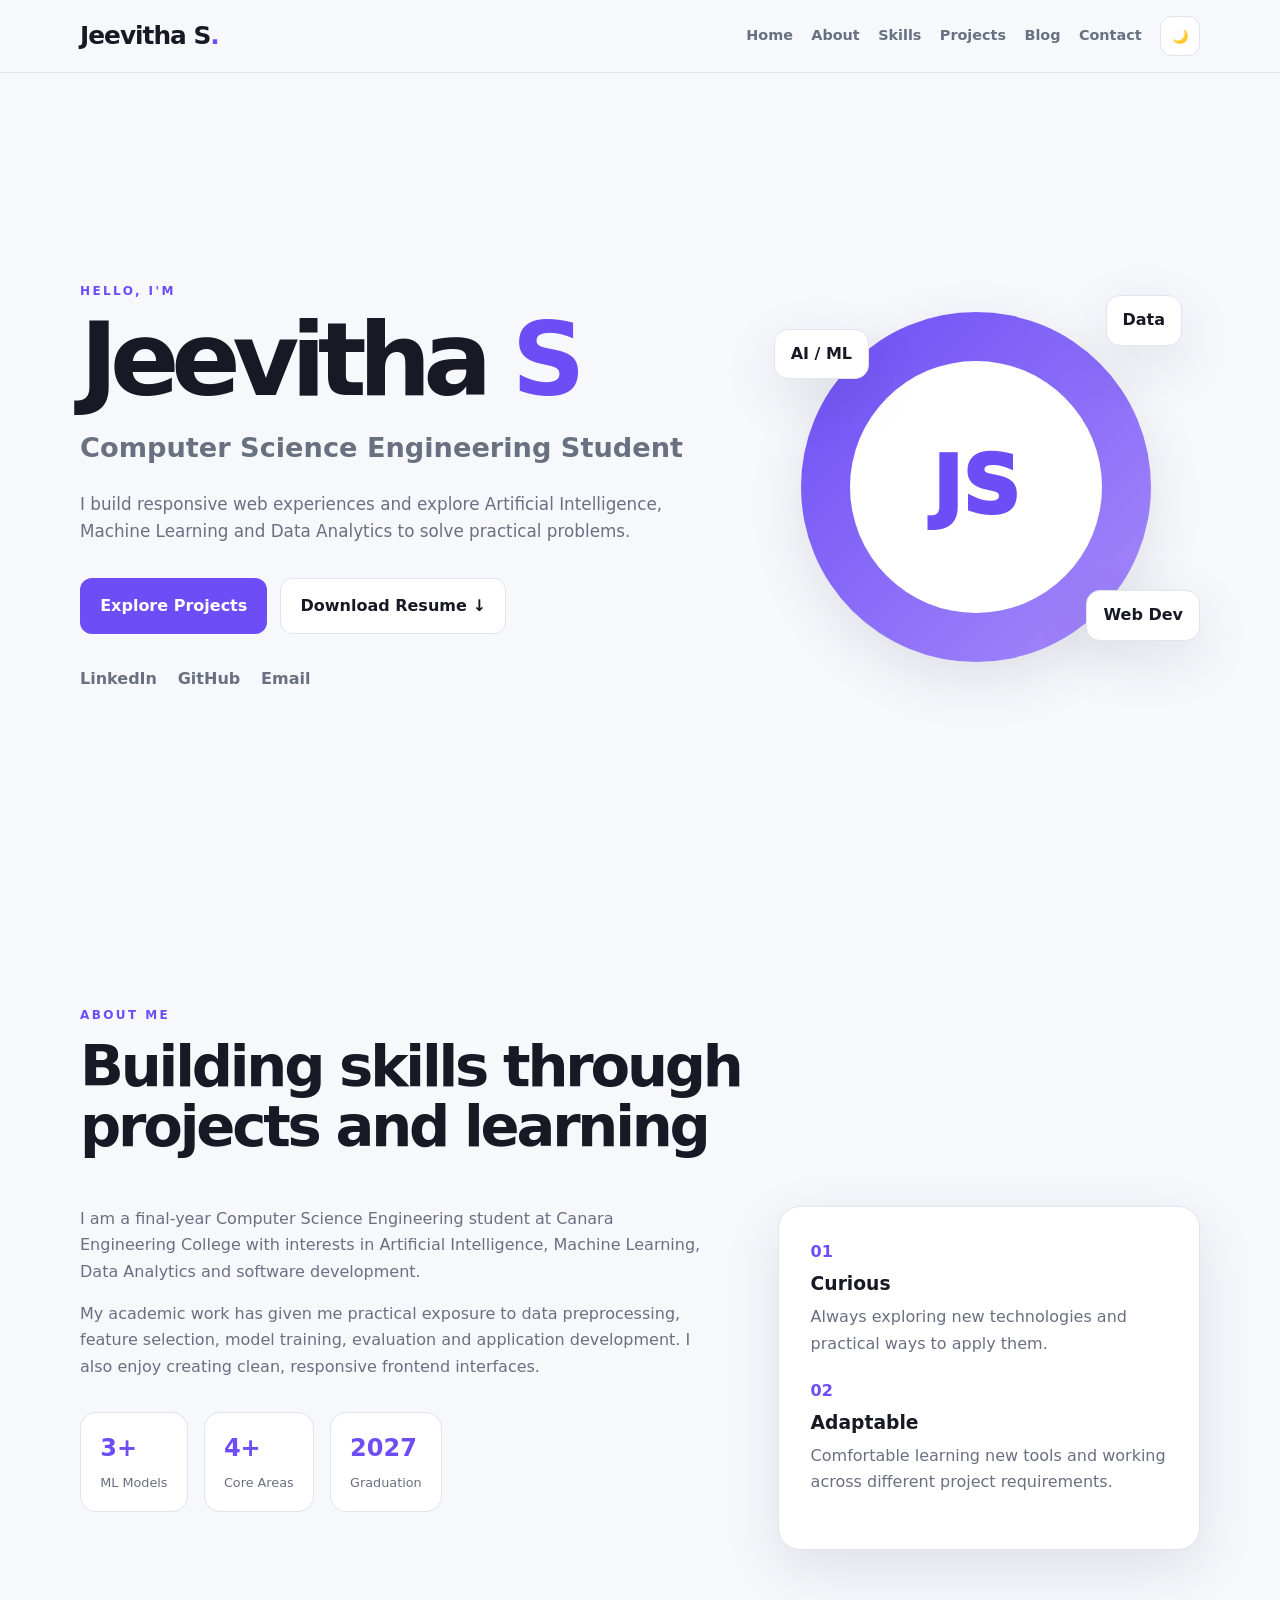
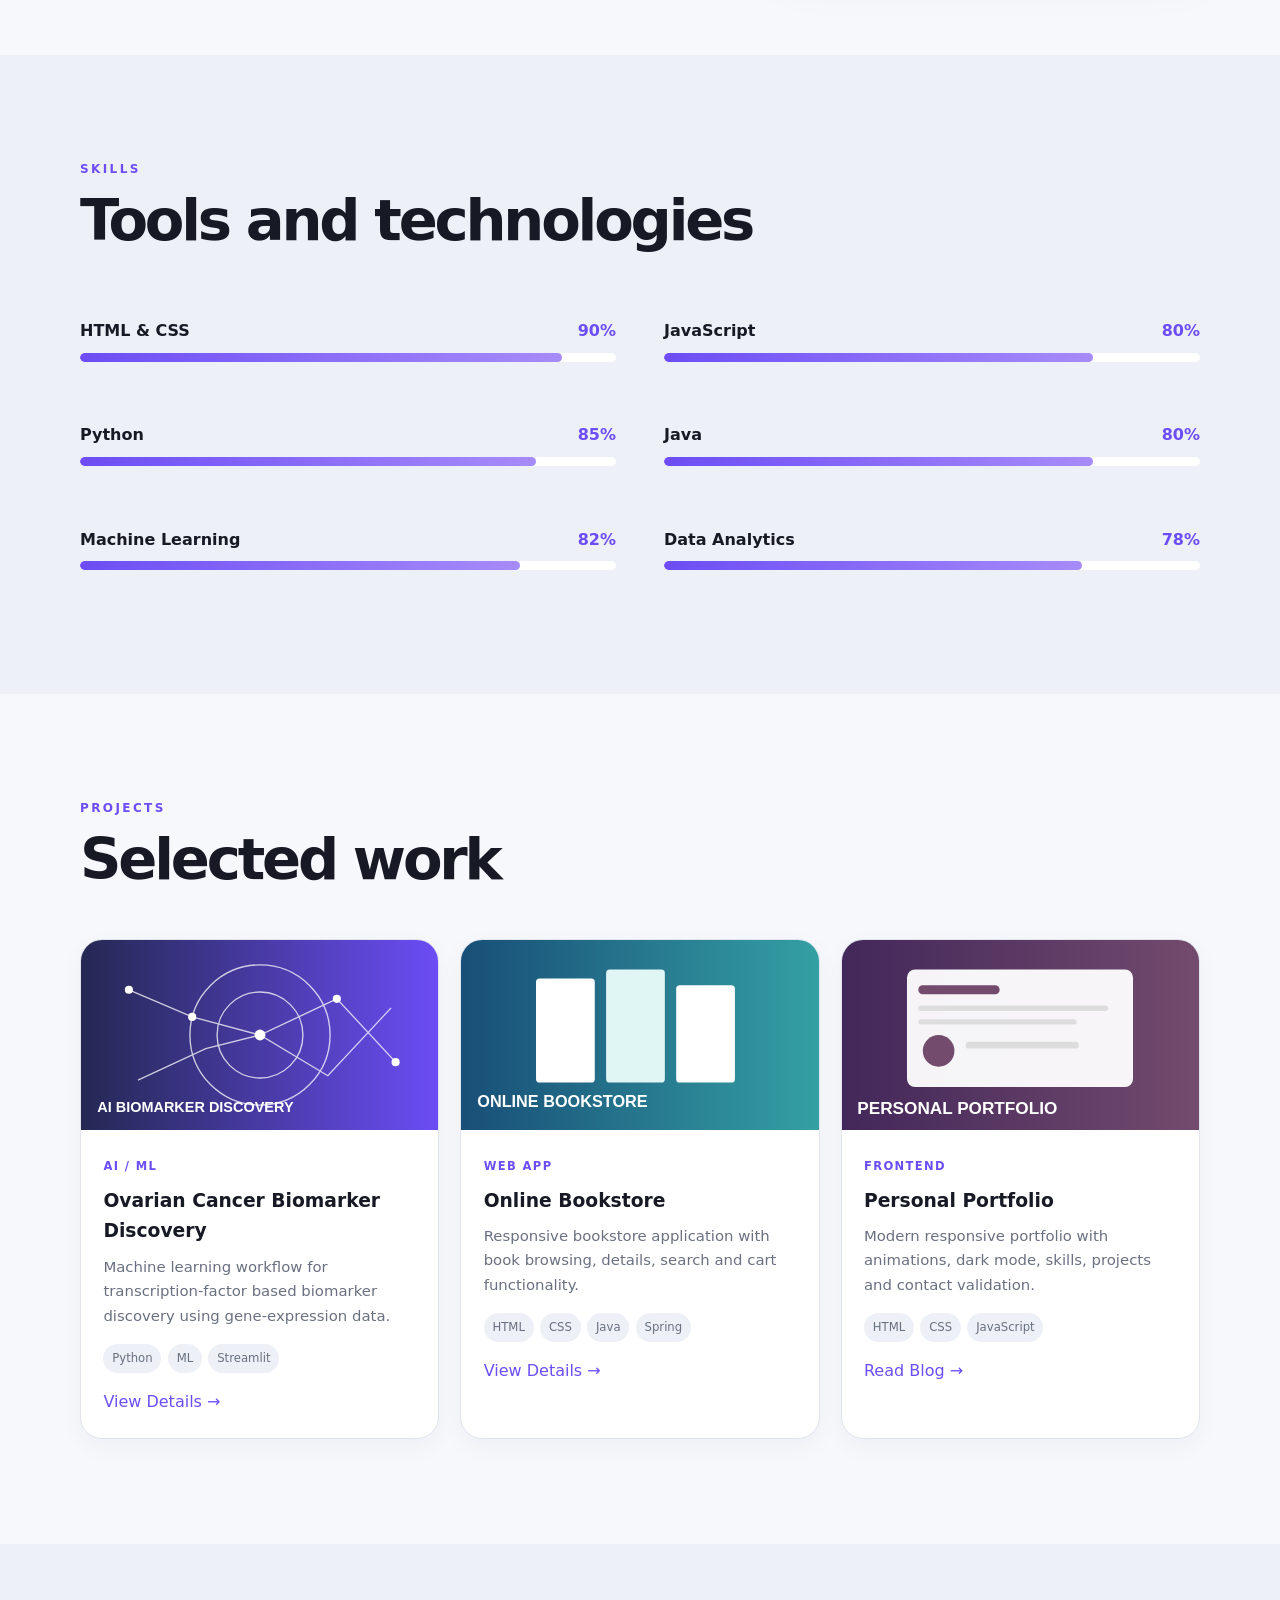
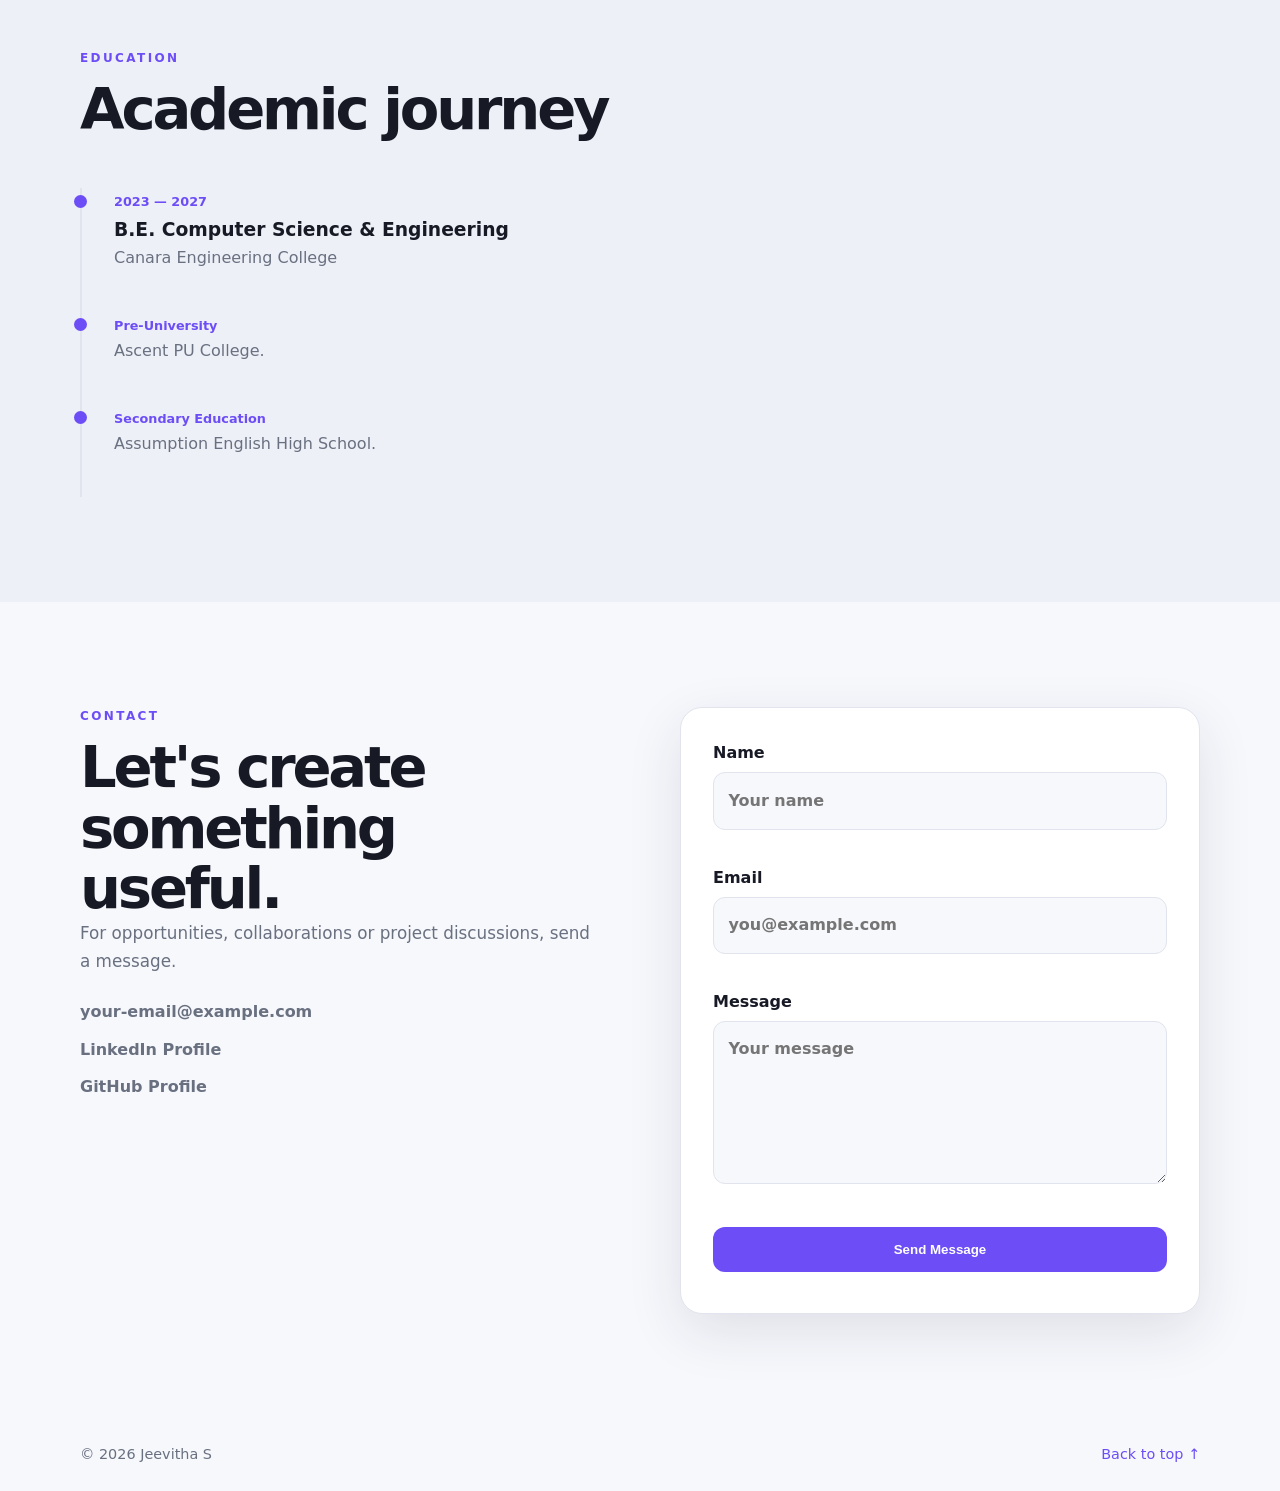
<file: Portfolio_Professional/index.html>
<!DOCTYPE html>
<html lang="en">
<head>
<meta charset="UTF-8"><meta name="viewport" content="width=device-width,initial-scale=1.0">
<meta name="description" content="Jeevitha S - Computer Science Engineering Portfolio">
<title>Jeevitha S | Portfolio</title>
<link rel="stylesheet" href="css/style.css">
</head>
<body>
<div class="progress" id="progress"></div>
<header class="header"><nav class="nav container">
<a class="logo" href="#home">Jeevitha S<span>.</span></a>
<button class="hamburger" id="hamburger" aria-label="Toggle menu"><span></span><span></span><span></span></button>
<div class="nav-menu" id="navMenu"><a href="#home">Home</a><a href="#about">About</a><a href="#skills">Skills</a><a href="#projects">Projects</a><a href="blog.html">Blog</a><a href="#contact">Contact</a><button class="theme-btn" id="themeBtn">🌙</button></div>
</nav></header>
<main>
<section class="hero" id="home"><div class="container hero-grid">
<div class="reveal"><p class="eyebrow">Hello, I'm</p><h1>Jeevitha <span>S</span></h1><h2>Computer Science Engineering Student</h2><p class="lead">I build responsive web experiences and explore Artificial Intelligence, Machine Learning and Data Analytics to solve practical problems.</p>
<div class="actions"><a class="btn primary" href="#projects">Explore Projects</a><a class="btn outline" href="assets/Jeevitha_S_Resume.pdf" download>Download Resume ↓</a></div>
<div class="social"><a href="https://www.linkedin.com/" target="_blank" rel="noopener">LinkedIn</a><a href="https://github.com/jjeevithas" target="_blank" rel="noopener">GitHub</a><a href="mailto:jjeevithad051@example.com">Email</a></div></div>
<div class="hero-art reveal"><div class="orb"><div class="initials">JS</div></div><div class="float f1">AI / ML</div><div class="float f2">Web Dev</div><div class="float f3">Data</div></div>
</div></section>
<section class="section" id="about"><div class="container"><div class="section-title reveal"><p class="eyebrow">About Me</p><h2>Building skills through projects and learning</h2></div><div class="about-grid"><div class="about-copy reveal"><p>I am a final-year Computer Science Engineering student at Canara Engineering College with interests in Artificial Intelligence, Machine Learning, Data Analytics and software development.</p><p>My academic work has given me practical exposure to data preprocessing, feature selection, model training, evaluation and application development. I also enjoy creating clean, responsive frontend interfaces.</p><div class="stats"><div><strong>3+</strong><span>ML Models</span></div><div><strong>4+</strong><span>Core Areas</span></div><div><strong>2027</strong><span>Graduation</span></div></div></div><div class="about-card reveal"><span>01</span><h3>Curious</h3><p>Always exploring new technologies and practical ways to apply them.</p><span>02</span><h3>Adaptable</h3><p>Comfortable learning new tools and working across different project requirements.</p></div></div></div></section>
<section class="section soft" id="skills"><div class="container"><div class="section-title reveal"><p class="eyebrow">Skills</p><h2>Tools and technologies</h2></div><div class="skills-list">
<div class="skill reveal"><div><h3>HTML & CSS</h3><span>90%</span></div><div class="bar"><i data-width="90%"></i></div></div>
<div class="skill reveal"><div><h3>JavaScript</h3><span>80%</span></div><div class="bar"><i data-width="80%"></i></div></div>
<div class="skill reveal"><div><h3>Python</h3><span>85%</span></div><div class="bar"><i data-width="85%"></i></div></div>
<div class="skill reveal"><div><h3>Java</h3><span>80%</span></div><div class="bar"><i data-width="80%"></i></div></div>
<div class="skill reveal"><div><h3>Machine Learning</h3><span>82%</span></div><div class="bar"><i data-width="82%"></i></div></div>
<div class="skill reveal"><div><h3>Data Analytics</h3><span>78%</span></div><div class="bar"><i data-width="78%"></i></div></div>
</div></div></section>
<section class="section" id="projects"><div class="container"><div class="section-title reveal"><p class="eyebrow">Projects</p><h2>Selected work</h2></div><div class="project-grid">
<article class="project reveal"><img src="images/biomarker.svg" alt="AI biomarker project illustration"><div class="project-body"><span class="tag">AI / ML</span><h3>Ovarian Cancer Biomarker Discovery</h3><p>Machine learning workflow for transcription-factor based biomarker discovery using gene-expression data.</p><div class="chips"><span>Python</span><span>ML</span><span>Streamlit</span></div><a href="#contact">View Details →</a></div></article>
<article class="project reveal"><img src="images/bookstore.svg" alt="Online bookstore project illustration"><div class="project-body"><span class="tag">Web App</span><h3>Online Bookstore</h3><p>Responsive bookstore application with book browsing, details, search and cart functionality.</p><div class="chips"><span>HTML</span><span>CSS</span><span>Java</span><span>Spring</span></div><a href="#contact">View Details →</a></div></article>
<article class="project reveal"><img src="images/portfolio.svg" alt="Portfolio project illustration"><div class="project-body"><span class="tag">Frontend</span><h3>Personal Portfolio</h3><p>Modern responsive portfolio with animations, dark mode, skills, projects and contact validation.</p><div class="chips"><span>HTML</span><span>CSS</span><span>JavaScript</span></div><a href="blog.html">Read Blog →</a></div></article>
</div></div></section>
<section class="section soft" id="education"><div class="container"><div class="section-title reveal"><p class="eyebrow">Education</p><h2>Academic journey</h2></div><div class="timeline"><div class="timeline-item reveal"><b>2023 — 2027</b><h3>B.E. Computer Science & Engineering</h3><p>Canara Engineering College</p></div><div class="timeline-item reveal"><b>Pre-University</b><p>Ascent PU College.</p></div><div class="timeline-item reveal"><b>Secondary Education</b><p>Assumption English High School.</p></div></div></div></section>
<section class="section" id="contact"><div class="container contact-grid"><div class="section-title reveal"><p class="eyebrow">Contact</p><h2>Let's create something useful.</h2><p class="lead">For opportunities, collaborations or project discussions, send a message.</p><div class="contact-links"><a href="mailto:your-email@example.com">your-email@example.com</a><a href="https://www.linkedin.com/" target="_blank">LinkedIn Profile</a><a href="https://github.com/" target="_blank">GitHub Profile</a></div></div><form class="contact-form reveal" id="contactForm" novalidate><label>Name<input id="name" type="text" placeholder="Your name"></label><small id="nameError"></small><label>Email<input id="email" type="email" placeholder="you@example.com"></label><small id="emailError"></small><label>Message<textarea id="message" rows="5" placeholder="Your message"></textarea></label><small id="messageError"></small><button class="btn primary" type="submit">Send Message</button><p id="formStatus"></p></form></div></section>
</main><footer><div class="container footer"><p>© <span id="year"></span> Jeevitha S</p><a href="#home">Back to top ↑</a></div></footer>
<script src="js/script.js"></script></body></html>
</file>
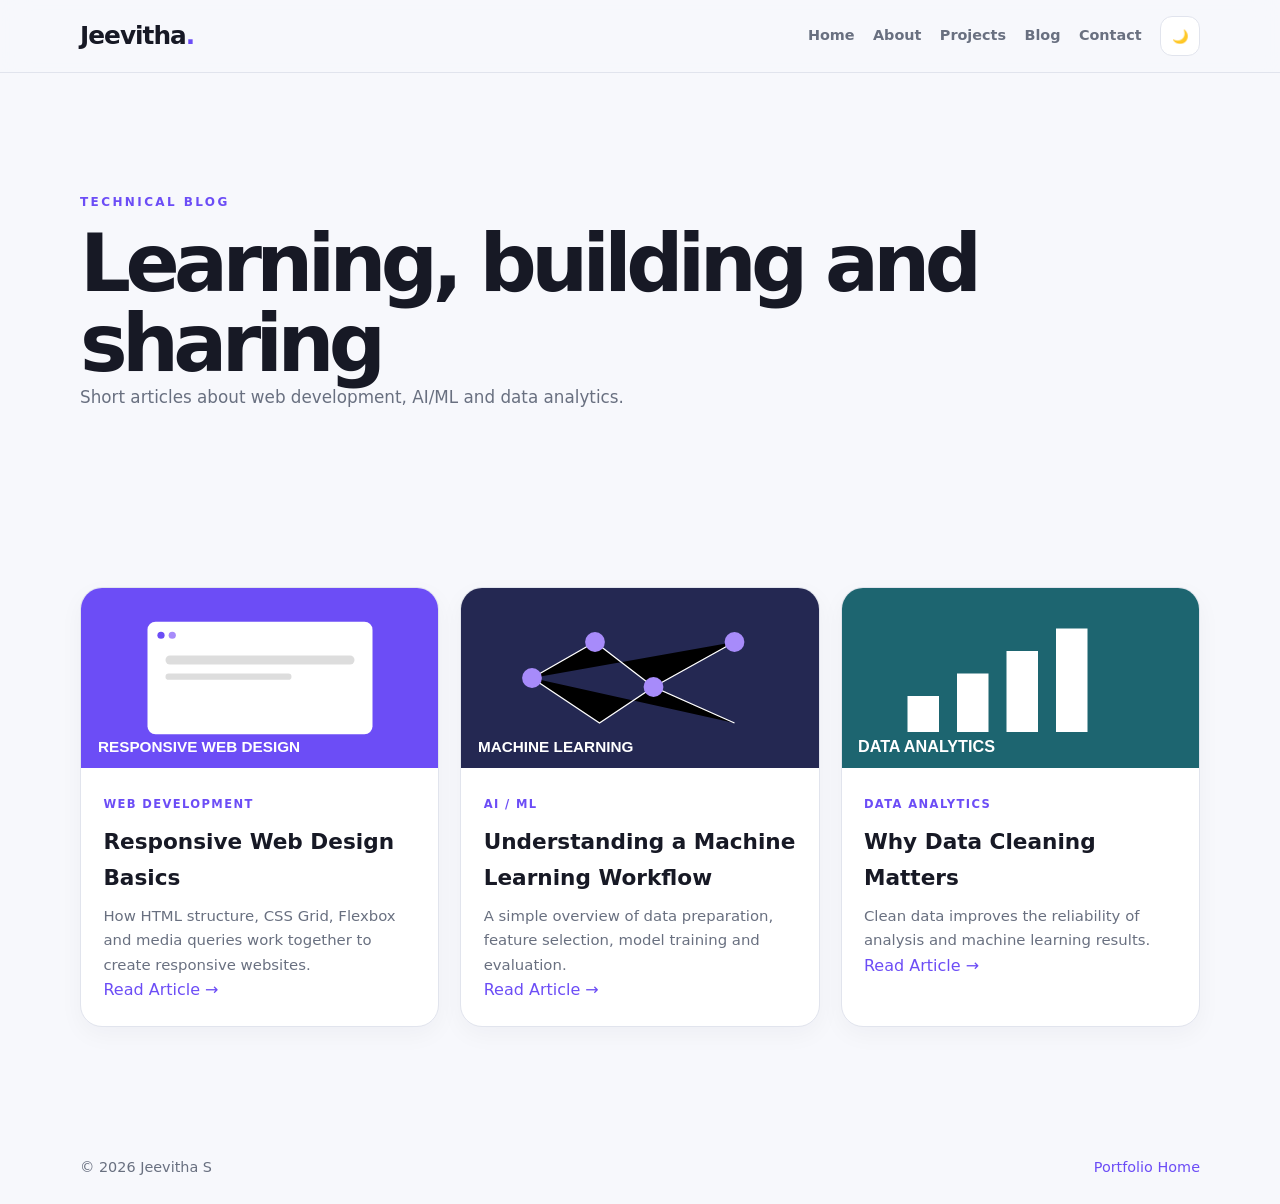
<file: Portfolio_Professional/blog.html>
<!DOCTYPE html><html lang="en"><head><meta charset="UTF-8"><meta name="viewport" content="width=device-width,initial-scale=1.0"><title>Jeevitha S | Blog</title><link rel="stylesheet" href="css/style.css"></head><body><header class="header"><nav class="nav container"><a class="logo" href="index.html">Jeevitha<span>.</span></a><button class="hamburger" id="hamburger"><span></span><span></span><span></span></button><div class="nav-menu" id="navMenu"><a href="index.html#home">Home</a><a href="index.html#about">About</a><a href="index.html#projects">Projects</a><a href="blog.html">Blog</a><a href="index.html#contact">Contact</a><button class="theme-btn" id="themeBtn">🌙</button></div></nav></header><main><section class="page-hero"><div class="container reveal"><p class="eyebrow">Technical Blog</p><h1>Learning, building and sharing</h1><p class="lead">Short articles about web development, AI/ML and data analytics.</p></div></section><section class="section"><div class="container blog-grid"><article class="blog-card reveal"><img src="images/blog-web.svg" alt="Web development illustration"><div><span class="tag">Web Development</span><h2>Responsive Web Design Basics</h2><p>How HTML structure, CSS Grid, Flexbox and media queries work together to create responsive websites.</p><button class="read-more" data-title="Responsive Web Design Basics" data-text="Responsive design allows a website to adapt to different screen sizes. Semantic HTML provides structure, CSS Grid and Flexbox handle layouts, and media queries adjust the design for mobile, tablet and desktop screens.">Read Article →</button></div></article><article class="blog-card reveal"><img src="images/blog-ml.svg" alt="Machine learning illustration"><div><span class="tag">AI / ML</span><h2>Understanding a Machine Learning Workflow</h2><p>A simple overview of data preparation, feature selection, model training and evaluation.</p><button class="read-more" data-title="Understanding a Machine Learning Workflow" data-text="A practical ML workflow starts with understanding the dataset, cleaning and transforming data, selecting useful features, splitting data for training and testing, training models, and evaluating them using appropriate metrics.">Read Article →</button></div></article><article class="blog-card reveal"><img src="images/blog-data.svg" alt="Data analytics illustration"><div><span class="tag">Data Analytics</span><h2>Why Data Cleaning Matters</h2><p>Clean data improves the reliability of analysis and machine learning results.</p><button class="read-more" data-title="Why Data Cleaning Matters" data-text="Data cleaning can include handling missing values, correcting inconsistent formats, removing duplicates, checking outliers and applying appropriate transformations. Better input data generally makes downstream analysis more reliable.">Read Article →</button></div></article></div></section></main><div class="modal" id="articleModal"><div class="modal-box"><button class="close" id="closeModal">×</button><p class="eyebrow">Article</p><h2 id="modalTitle"></h2><p id="modalText"></p></div></div><footer><div class="container footer"><p>© <span id="year"></span> Jeevitha S</p><a href="index.html">Portfolio Home</a></div></footer><script src="js/script.js"></script></body></html>
</file>
<file: Portfolio_Professional/css/style.css>
:root{--bg:#f7f8fc;--surface:#fff;--soft:#eef0f7;--text:#171925;--muted:#697080;--accent:#6c4df6;--accent2:#a78bfa;--border:#e1e4ed;--shadow:0 18px 55px rgba(30,35,65,.11);--radius:22px}body.dark{--bg:#0d1018;--surface:#151924;--soft:#1b202c;--text:#f5f6fb;--muted:#aeb4c2;--border:#2a3040;--shadow:0 18px 55px rgba(0,0,0,.3)}*{box-sizing:border-box;margin:0;padding:0}html{scroll-behavior:smooth}body{font-family:Inter,system-ui,-apple-system,"Segoe UI",sans-serif;background:var(--bg);color:var(--text);line-height:1.65;transition:background .25s,color .25s}a{text-decoration:none;color:inherit}.container{width:min(1120px,92%);margin:auto}.progress{position:fixed;top:0;left:0;height:3px;width:0;background:var(--accent);z-index:2000}.header{position:sticky;top:0;z-index:1000;background:color-mix(in srgb,var(--bg) 90%,transparent);backdrop-filter:blur(14px);border-bottom:1px solid var(--border)}.nav{min-height:72px;display:flex;align-items:center;justify-content:space-between}.logo{font-size:1.55rem;font-weight:900;letter-spacing:-.04em}.logo span,.hero h1 span{color:var(--accent)}.nav-menu{display:flex;align-items:center;gap:1.15rem}.nav-menu a{font-size:.9rem;font-weight:700;color:var(--muted)}.nav-menu a:hover{color:var(--accent)}.theme-btn,.hamburger{border:1px solid var(--border);background:var(--surface);color:var(--text);border-radius:12px;cursor:pointer}.theme-btn{width:40px;height:40px}.hamburger{display:none;width:42px;height:42px;padding:9px}.hamburger span{display:block;height:2px;background:var(--text);margin:5px 0}.hero{min-height:calc(100vh - 72px);display:flex;align-items:center}.hero-grid{display:grid;grid-template-columns:1.15fr .85fr;gap:4rem;align-items:center}.eyebrow{color:var(--accent);font-size:.75rem;font-weight:900;letter-spacing:.2em;text-transform:uppercase;margin-bottom:.7rem}.hero h1{font-size:clamp(3.5rem,8vw,6.5rem);line-height:.92;letter-spacing:-.08em}.hero h2{font-size:clamp(1.25rem,2.2vw,1.7rem);color:var(--muted);margin:1.2rem 0}.lead{color:var(--muted);font-size:1.05rem;max-width:650px}.actions{display:flex;gap:.8rem;flex-wrap:wrap;margin:2rem 0}.btn{display:inline-flex;justify-content:center;align-items:center;padding:.85rem 1.2rem;border-radius:12px;font-weight:800;border:1px solid transparent;transition:.25s}.btn:hover{transform:translateY(-3px)}.primary{background:var(--accent);color:white}.outline{border-color:var(--border);background:var(--surface)}.social{display:flex;gap:1.3rem;color:var(--muted);font-weight:700}.social a:hover{color:var(--accent)}.hero-art{min-height:480px;display:grid;place-items:center;position:relative}.orb{width:min(350px,70vw);aspect-ratio:1;border-radius:50%;display:grid;place-items:center;background:linear-gradient(135deg,var(--accent),var(--accent2));box-shadow:var(--shadow);animation:float 5s ease-in-out infinite}.initials{width:72%;aspect-ratio:1;border-radius:50%;display:grid;place-items:center;background:var(--surface);color:var(--accent);font-size:5rem;font-weight:950;border:10px solid rgba(255,255,255,.25)}.float{position:absolute;padding:.7rem 1rem;border:1px solid var(--border);border-radius:14px;background:var(--surface);box-shadow:var(--shadow);font-weight:900;animation:float 4s ease-in-out infinite}.f1{top:17%;left:5%}.f2{bottom:18%;right:0;animation-delay:1s}.f3{top:10%;right:4%;animation-delay:2s}.section{padding:105px 0}.soft{background:var(--soft)}.section-title{max-width:760px;margin-bottom:3rem}.section-title h2{font-size:clamp(2.2rem,4.5vw,3.6rem);line-height:1.05;letter-spacing:-.055em}.about-grid{display:grid;grid-template-columns:1.2fr .8fr;gap:4rem}.about-copy p{color:var(--muted);margin-bottom:1rem}.stats{display:flex;gap:1rem;margin-top:2rem}.stats div{padding:1rem 1.2rem;background:var(--surface);border:1px solid var(--border);border-radius:16px}.stats strong{display:block;font-size:1.5rem;color:var(--accent)}.stats span{font-size:.8rem;color:var(--muted)}.about-card{background:var(--surface);padding:2rem;border:1px solid var(--border);border-radius:var(--radius);box-shadow:var(--shadow)}.about-card span{color:var(--accent);font-weight:900}.about-card h3{margin:.25rem 0}.about-card p{color:var(--muted);margin-bottom:1.3rem}.skills-list{display:grid;grid-template-columns:1fr 1fr;gap:1.4rem 3rem}.skill{padding:1.2rem 0}.skill>div:first-child{display:flex;justify-content:space-between;margin-bottom:.5rem}.skill h3{font-size:1rem}.skill span{color:var(--accent);font-weight:800}.bar{height:9px;background:var(--surface);border-radius:999px;overflow:hidden}.bar i{display:block;height:100%;width:0;background:linear-gradient(90deg,var(--accent),var(--accent2));border-radius:inherit;transition:width 1.2s ease}.project-grid{display:grid;grid-template-columns:repeat(3,1fr);gap:1.3rem}.project,.blog-card{background:var(--surface);border:1px solid var(--border);border-radius:var(--radius);overflow:hidden;box-shadow:0 8px 25px rgba(30,35,60,.04);transition:.3s}.project:hover,.blog-card:hover{transform:translateY(-8px);box-shadow:var(--shadow)}.project img,.blog-card img{display:block;width:100%;height:190px;object-fit:cover}.project-body{padding:1.4rem}.tag{display:inline-block;color:var(--accent);font-size:.72rem;font-weight:900;letter-spacing:.12em;text-transform:uppercase}.project h3{margin:.45rem 0}.project p,.blog-card p{color:var(--muted);font-size:.93rem}.chips{display:flex;flex-wrap:wrap;gap:.4rem;margin:1rem 0}.chips span{font-size:.73rem;padding:.3rem .55rem;border-radius:999px;background:var(--soft);color:var(--muted)}.project a,.read-more{color:var(--accent);font-weight:900;border:0;background:none;cursor:pointer;font:inherit}.timeline{max-width:760px;border-left:2px solid var(--border);padding-left:2rem}.timeline-item{position:relative;padding-bottom:2.5rem}.timeline-item:before{content:"";position:absolute;width:13px;height:13px;border-radius:50%;background:var(--accent);left:-2.47rem;top:.4rem}.timeline-item b{color:var(--accent);font-size:.8rem}.timeline-item p{color:var(--muted)}.contact-grid{display:grid;grid-template-columns:1fr 1fr;gap:5rem}.contact-links{display:grid;gap:.7rem;margin-top:1.5rem;color:var(--muted);font-weight:700}.contact-links a:hover{color:var(--accent)}.contact-form{background:var(--surface);border:1px solid var(--border);padding:2rem;border-radius:var(--radius);box-shadow:var(--shadow);display:grid;gap:.6rem}.contact-form label{font-weight:800}.contact-form input,.contact-form textarea{width:100%;margin-top:.35rem;border:1px solid var(--border);background:var(--bg);color:var(--text);border-radius:12px;padding:.9rem;font:inherit}.contact-form small{min-height:1rem;color:#d84c4c}.contact-form p{color:var(--accent);font-weight:800}.footer{padding:1.5rem 0;display:flex;justify-content:space-between;color:var(--muted);font-size:.9rem}.footer a{color:var(--accent)}.page-hero{padding:120px 0 70px}.page-hero h1{font-size:clamp(3rem,7vw,5rem);letter-spacing:-.07em;line-height:1}.blog-grid{display:grid;grid-template-columns:repeat(3,1fr);gap:1.3rem}.blog-card img{height:180px}.blog-card>div{padding:1.4rem}.blog-card h2{font-size:1.35rem;margin:.5rem 0}.modal{position:fixed;inset:0;background:rgba(0,0,0,.65);display:none;place-items:center;padding:1rem;z-index:1500}.modal.show{display:grid}.modal-box{max-width:650px;background:var(--surface);color:var(--text);padding:2rem;border-radius:var(--radius);position:relative}.modal-box h2{margin:.5rem 0 1rem}.modal-box p:last-child{color:var(--muted)}.close{position:absolute;right:15px;top:10px;border:0;background:none;color:var(--text);font-size:2rem;cursor:pointer}.reveal{opacity:0;transform:translateY(25px);transition:opacity .75s ease,transform .75s ease}.reveal.visible{opacity:1;transform:none}@keyframes float{0%,100%{transform:translateY(0)}50%{transform:translateY(-12px)}}@media(max-width:950px){.hero-grid,.about-grid,.contact-grid{grid-template-columns:1fr}.hero-art{min-height:360px;order:-1}.project-grid,.blog-grid{grid-template-columns:1fr 1fr}.skills-list{grid-template-columns:1fr 1fr}}@media(max-width:700px){.hamburger{display:block}.nav-menu{display:none;position:absolute;top:72px;left:0;width:100%;padding:1rem 4%;background:var(--surface);border-bottom:1px solid var(--border);flex-direction:column;align-items:flex-start}.nav-menu.open{display:flex}.project-grid,.blog-grid,.skills-list{grid-template-columns:1fr}.hero h1{font-size:4rem}.stats{flex-wrap:wrap}.section{padding:75px 0}.footer{flex-direction:column;gap:.5rem}.hero-art{min-height:300px}}
</file>
